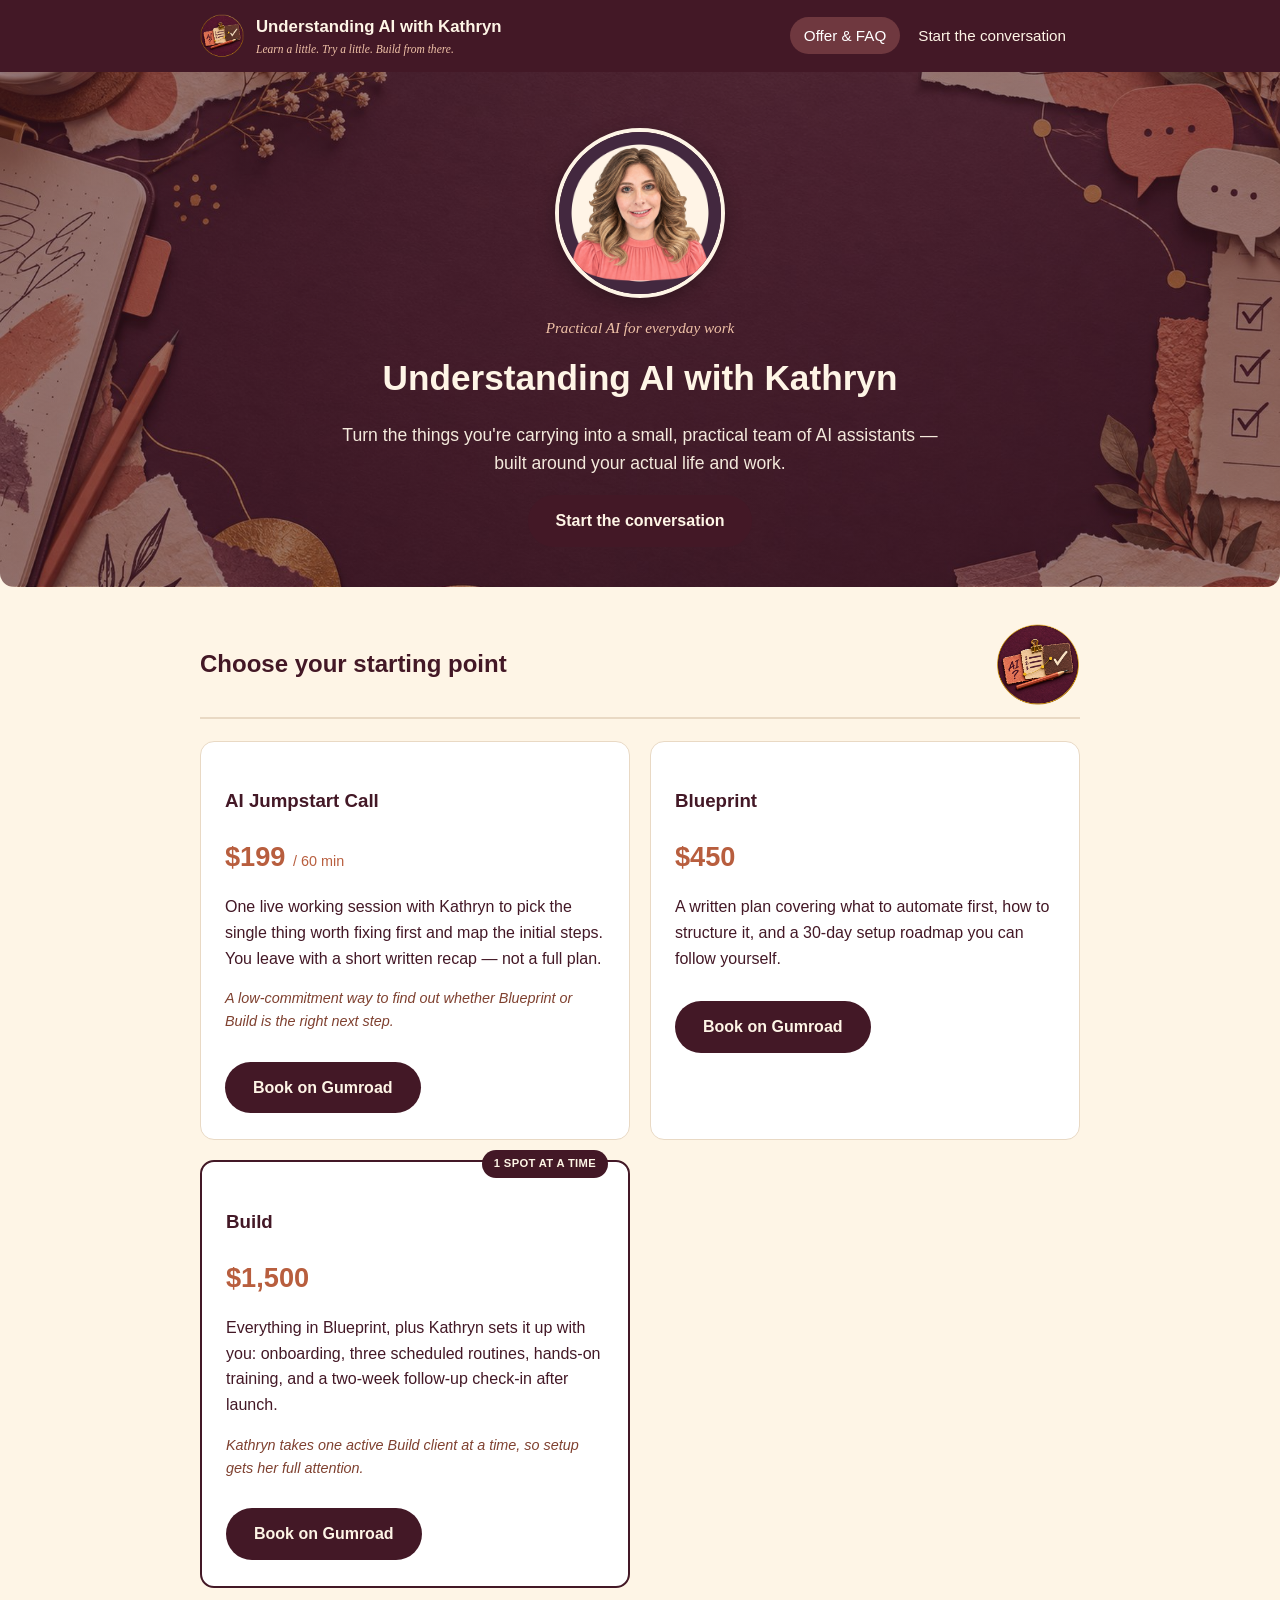
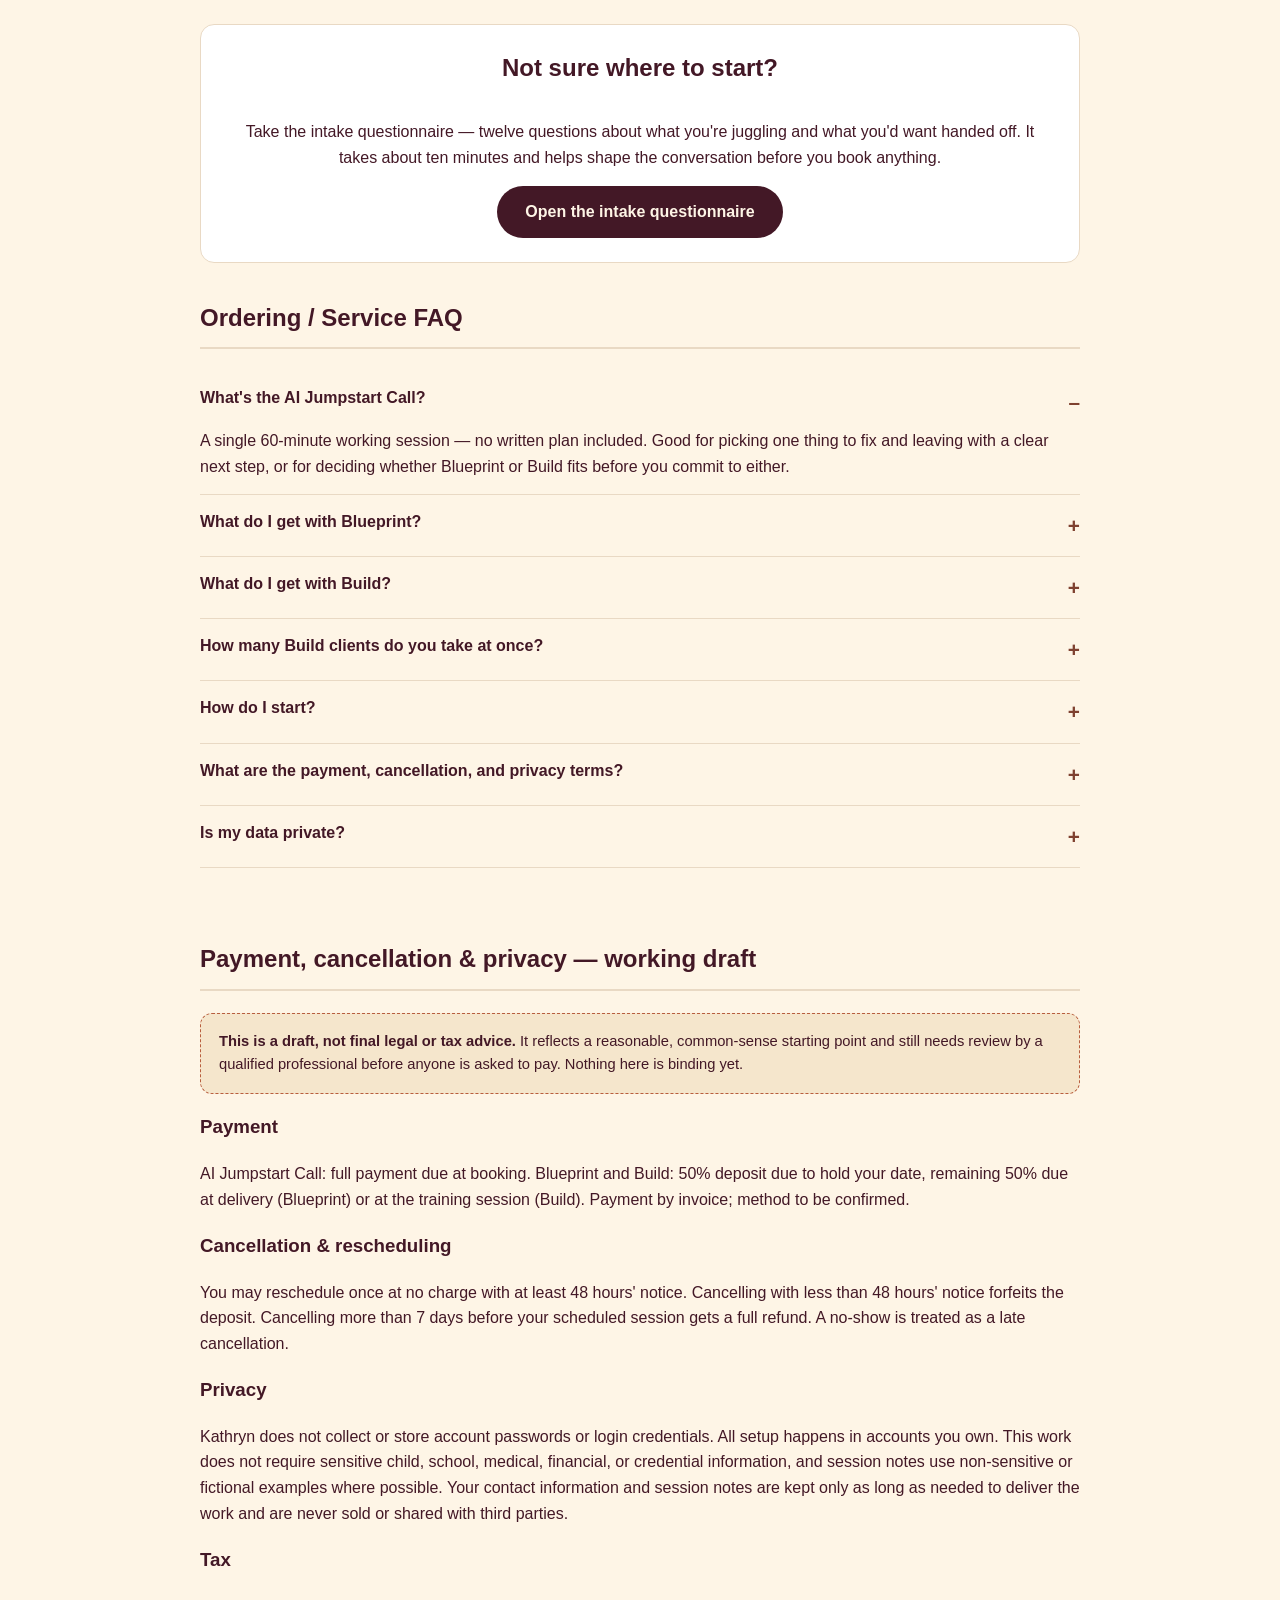
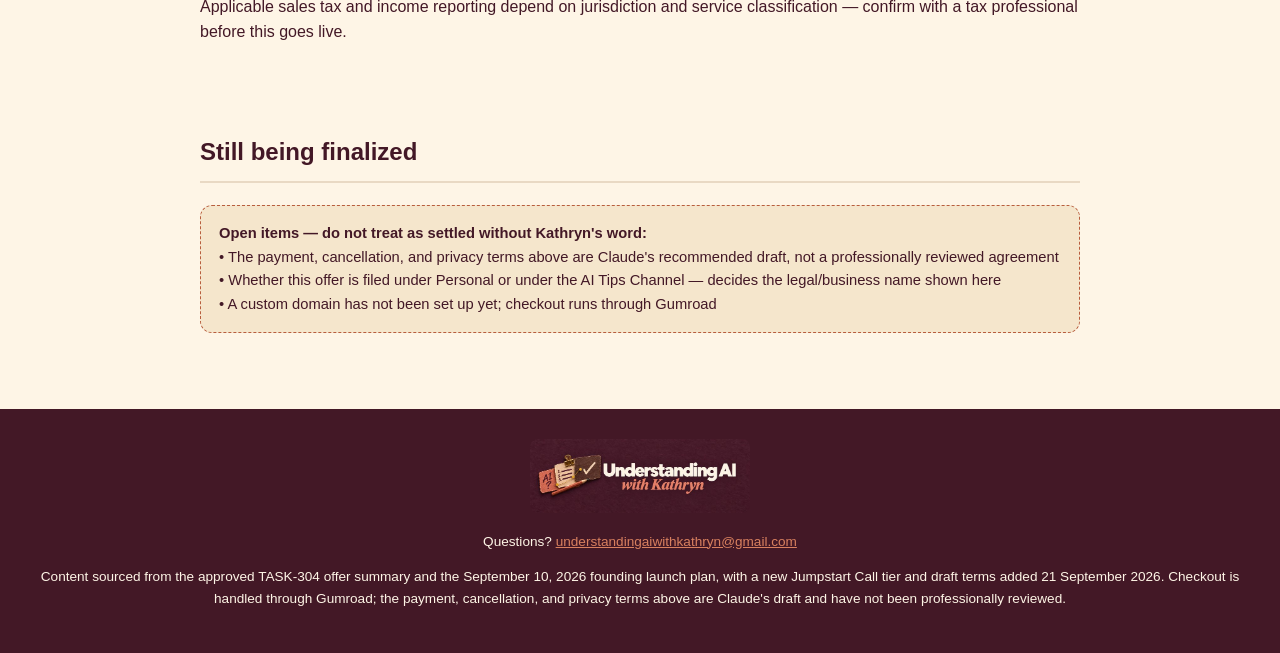
<file: index.html>
<!DOCTYPE html>
<html lang="en">
<head>
<meta charset="UTF-8">
<meta name="viewport" content="width=device-width, initial-scale=1.0">
<title>Understanding AI with Kathryn — AI Consulting</title>
<meta name="description" content="Practical AI consulting with Kathryn — book a Jumpstart Call, Blueprint, or Build.">
<meta name="robots" content="noindex, nofollow">
<meta property="og:title" content="Understanding AI with Kathryn">
<meta property="og:description" content="Practical AI consulting with Kathryn — book a Jumpstart Call, Blueprint, or Build.">
<meta property="og:image" content="assets/og-image.jpg">
<meta property="og:type" content="website">
<meta name="twitter:card" content="summary_large_image">
<link rel="icon" href="assets/uaiwk-icon.png">
<link rel="stylesheet" href="assets/brand.css">
</head>
<body>
<a class="skip-link" href="#main">Skip to main content</a>

<header class="site-header">
  <div class="bar">
    <a class="brand-lockup" href="index.html">
      <img src="assets/uaiwk-icon.png" alt="Understanding AI with Kathryn logo">
      <span>
        <span class="name">Understanding AI with Kathryn</span>
        <span class="subline">Learn a little. Try a little. Build from there.</span>
      </span>
    </a>
    <button class="nav-toggle" type="button" aria-controls="primary-nav">Menu</button>
    <nav class="primary-nav" id="primary-nav" aria-label="Primary">
      <ul>
        <li><a href="index.html" aria-current="page">Offer &amp; FAQ</a></li>
        <li><a href="intake.html">Start the conversation</a></li>
      </ul>
    </nav>
  </div>
</header>

<main id="main">

  <section class="hero">
    <div class="wrap">
      <img class="hero-portrait" src="assets/kathryn-portrait.png" alt="Illustrated portrait of Kathryn">
      <div class="eyebrow italic-accent">Practical AI for everyday work</div>
      <h1>Understanding AI with Kathryn</h1>
      <p class="lede">Turn the things you're carrying into a small, practical team of AI assistants — built around your actual life and work.</p>
      <a class="btn" href="intake.html">Start the conversation</a>
    </div>
  </section>

  <div class="wrap">

    <section aria-labelledby="tiers-heading">
      <div class="tiers-heading-row">
        <h2 id="tiers-heading">Choose your starting point</h2>
        <img class="ai-steps-badge" src="assets/ai-steps-badge.png" alt="" aria-hidden="true">
      </div>
      <div class="tiers">
        <div class="tier">
          <h3>AI Jumpstart Call</h3>
          <p class="price">$199 <span style="font-size:.9rem;font-weight:normal;">/ 60 min</span></p>
          <p>One live working session with Kathryn to pick the single thing worth fixing first and map the initial steps. You leave with a short written recap — not a full plan.</p>
          <p style="font-style:italic;color:var(--brown);font-size:.9rem;">A low-commitment way to find out whether Blueprint or Build is the right next step.</p>
          <a class="btn" href="https://5730209363753.gumroad.com/l/ai-jumpstart-call" style="display:inline-block;margin-top:14px;">Book on Gumroad</a>
        </div>
        <div class="tier">
          <h3>Blueprint</h3>
          <p class="price">$450</p>
          <p>A written plan covering what to automate first, how to structure it, and a 30-day setup roadmap you can follow yourself.</p>
          <a class="btn" href="https://5730209363753.gumroad.com/l/blueprint" style="display:inline-block;margin-top:14px;">Book on Gumroad</a>
        </div>
        <div class="tier build">
          <span class="spot-badge">1 spot at a time</span>
          <h3>Build</h3>
          <p class="price">$1,500</p>
          <p>Everything in Blueprint, plus Kathryn sets it up with you: onboarding, three scheduled routines, hands-on training, and a two-week follow-up check-in after launch.</p>
          <p style="font-style:italic;color:var(--brown);font-size:.9rem;">Kathryn takes one active Build client at a time, so setup gets her full attention.</p>
          <a class="btn" href="https://5730209363753.gumroad.com/l/build" style="display:inline-block;margin-top:14px;">Book on Gumroad</a>
        </div>
      </div>
    </section>

    <section aria-labelledby="intake-cta-heading" class="card" style="text-align:center;">
      <h2 id="intake-cta-heading" style="border:none;">Not sure where to start?</h2>
      <p>Take the intake questionnaire — twelve questions about what you're juggling and what you'd want handed off. It takes about ten minutes and helps shape the conversation before you book anything.</p>
      <a class="btn" href="intake.html">Open the intake questionnaire</a>
    </section>

    <section aria-labelledby="faq-heading">
      <h2 id="faq-heading">Ordering / Service FAQ</h2>

      <details class="faq-item" open>
        <summary>What's the AI Jumpstart Call?</summary>
        <p>A single 60-minute working session — no written plan included. Good for picking one thing to fix and leaving with a clear next step, or for deciding whether Blueprint or Build fits before you commit to either.</p>
      </details>
      <details class="faq-item">
        <summary>What do I get with Blueprint?</summary>
        <p>A written plan covering your client journey, onboarding boundaries, and a 30-day setup plan — yours to implement on your own timeline.</p>
      </details>
      <details class="faq-item">
        <summary>What do I get with Build?</summary>
        <p>Everything in Blueprint, plus Kathryn's direct setup work: three scheduled routines built and running, a training walkthrough, a welcome and setup record, and a two-week follow-up to catch anything that needs adjusting.</p>
      </details>
      <details class="faq-item">
        <summary>How many Build clients do you take at once?</summary>
        <p>One at a time, so each setup gets full attention before the next one starts.</p>
      </details>
      <details class="faq-item">
        <summary>How do I start?</summary>
        <p>Choose a tier above and book it through Gumroad, or email <a href="mailto:understandingaiwithkathryn@gmail.com">understandingaiwithkathryn@gmail.com</a> first if you'd rather talk it through. You can also fill out the <a href="intake.html">intake questionnaire</a> before or after booking — it emails your answers to Kathryn, but booking and payment only happen through Gumroad.</p>
      </details>
      <details class="faq-item">
        <summary>What are the payment, cancellation, and privacy terms?</summary>
        <p>Working draft below — not yet finalized by a professional reviewer. Please read it before you book; email Kathryn first if anything is unclear.</p>
      </details>
      <details class="faq-item">
        <summary>Is my data private?</summary>
        <p>Setup happens in accounts you own and control. Kathryn doesn't ask for or store your passwords or account credentials, and this work does not require sensitive child, school, medical, financial, or credential information. Full written privacy terms will be confirmed before setup begins — see the draft below.</p>
      </details>
    </section>

    <section aria-labelledby="terms-heading">
      <h2 id="terms-heading">Payment, cancellation &amp; privacy — working draft</h2>
      <div class="notice" style="margin-bottom:18px;">
        <strong>This is a draft, not final legal or tax advice.</strong> It reflects a reasonable, common-sense starting point and still needs review by a qualified professional before anyone is asked to pay. Nothing here is binding yet.
      </div>

      <h3>Payment</h3>
      <p>AI Jumpstart Call: full payment due at booking. Blueprint and Build: 50% deposit due to hold your date, remaining 50% due at delivery (Blueprint) or at the training session (Build). Payment by invoice; method to be confirmed.</p>

      <h3>Cancellation &amp; rescheduling</h3>
      <p>You may reschedule once at no charge with at least 48 hours' notice. Cancelling with less than 48 hours' notice forfeits the deposit. Cancelling more than 7 days before your scheduled session gets a full refund. A no-show is treated as a late cancellation.</p>

      <h3>Privacy</h3>
      <p>Kathryn does not collect or store account passwords or login credentials. All setup happens in accounts you own. This work does not require sensitive child, school, medical, financial, or credential information, and session notes use non-sensitive or fictional examples where possible. Your contact information and session notes are kept only as long as needed to deliver the work and are never sold or shared with third parties.</p>

      <h3>Tax</h3>
      <p>Applicable sales tax and income reporting depend on jurisdiction and service classification — confirm with a tax professional before this goes live.</p>
    </section>

    <section aria-labelledby="open-heading">
      <h2 id="open-heading">Still being finalized</h2>
      <div class="notice">
        <strong>Open items — do not treat as settled without Kathryn's word:</strong><br>
        &bull; The payment, cancellation, and privacy terms above are Claude's recommended draft, not a professionally reviewed agreement<br>
        &bull; Whether this offer is filed under Personal or under the AI Tips Channel — decides the legal/business name shown here<br>
        &bull; A custom domain has not been set up yet; checkout runs through Gumroad
      </div>
    </section>

  </div>
</main>

<footer class="site-footer">
  <img class="footer-logo" src="assets/footer-logo.jpg" alt="Understanding AI with Kathryn">
  <p>Questions? <a href="mailto:understandingaiwithkathryn@gmail.com">understandingaiwithkathryn@gmail.com</a></p>
  <p>Content sourced from the approved TASK-304 offer summary and the September 10, 2026 founding launch plan, with a new Jumpstart Call tier and draft terms added 21 September 2026. Checkout is handled through Gumroad; the payment, cancellation, and privacy terms above are Claude's draft and have not been professionally reviewed.</p>
</footer>

<script src="assets/site.js"></script>
</body>
</html>
</file>
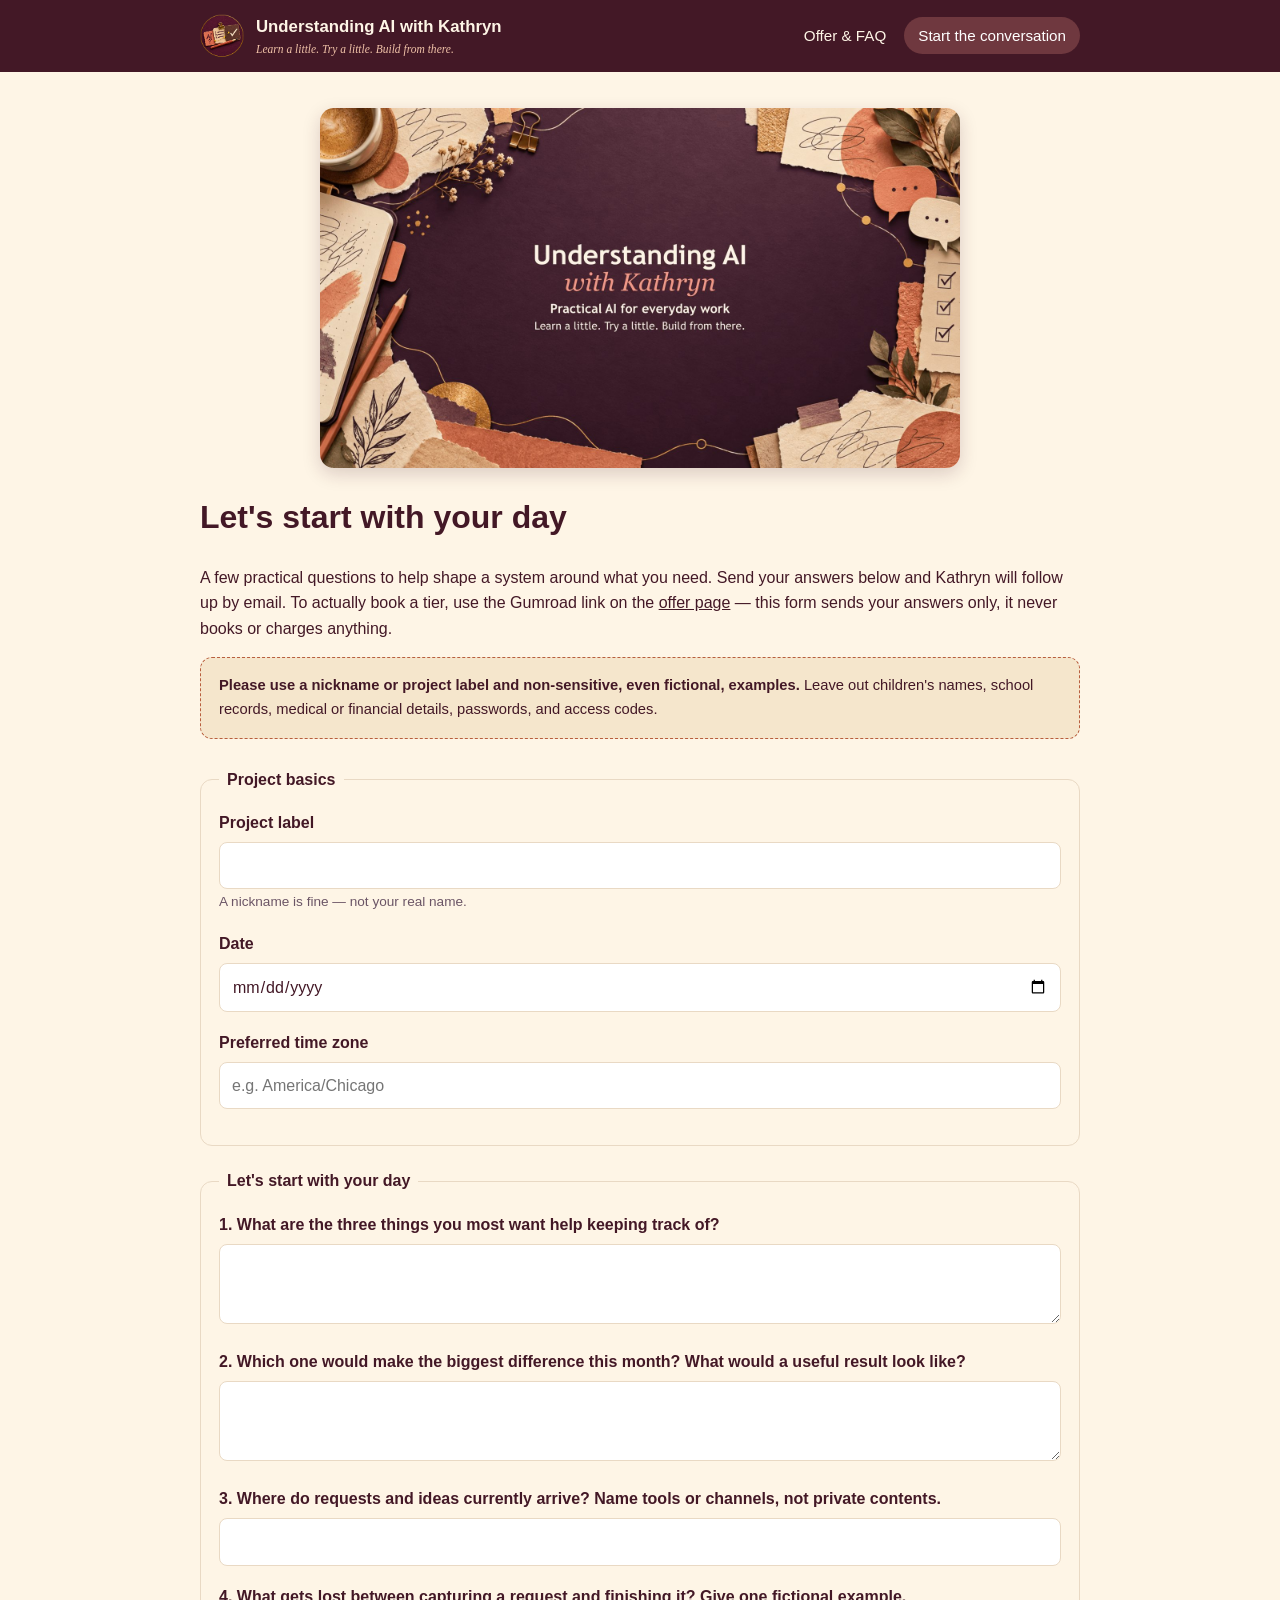
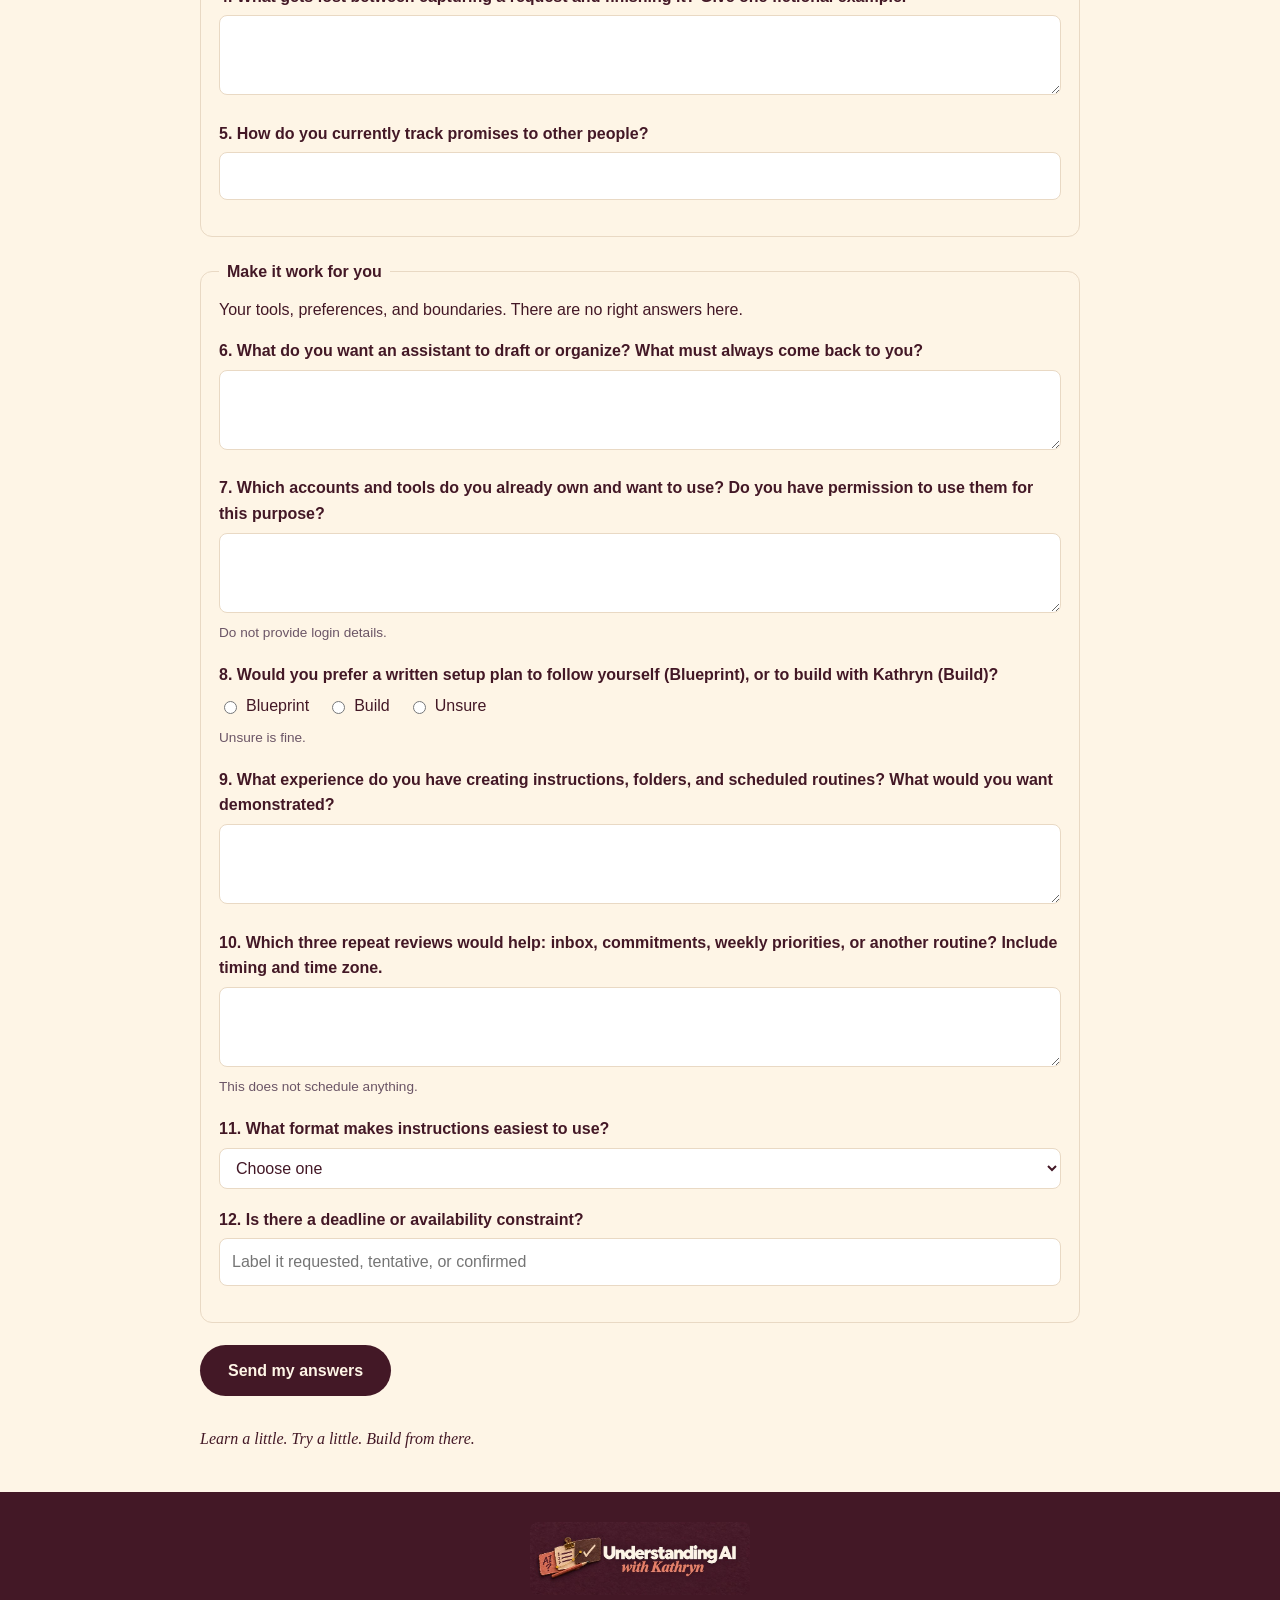
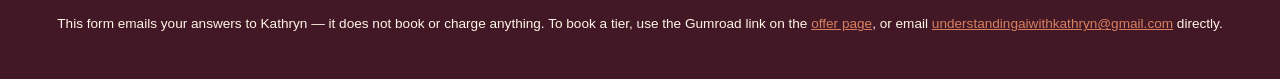
<file: intake.html>
<!DOCTYPE html>
<html lang="en">
<head>
<meta charset="UTF-8">
<meta name="viewport" content="width=device-width, initial-scale=1.0">
<title>Start the conversation — Understanding AI with Kathryn</title>
<meta name="description" content="Start the conversation with Kathryn about your AI setup.">
<meta name="robots" content="noindex, nofollow">
<meta property="og:title" content="Understanding AI with Kathryn">
<meta property="og:description" content="Start the conversation with Kathryn about your AI setup.">
<meta property="og:image" content="assets/og-image.jpg">
<meta property="og:type" content="website">
<meta name="twitter:card" content="summary_large_image">
<link rel="icon" href="assets/uaiwk-icon.png">
<link rel="stylesheet" href="assets/brand.css">
</head>
<body>
<a class="skip-link" href="#main">Skip to main content</a>

<header class="site-header">
  <div class="bar">
    <a class="brand-lockup" href="index.html">
      <img src="assets/uaiwk-icon.png" alt="Understanding AI with Kathryn logo">
      <span>
        <span class="name">Understanding AI with Kathryn</span>
        <span class="subline">Learn a little. Try a little. Build from there.</span>
      </span>
    </a>
    <button class="nav-toggle" type="button" aria-controls="primary-nav">Menu</button>
    <nav class="primary-nav" id="primary-nav" aria-label="Primary">
      <ul>
        <li><a href="index.html">Offer &amp; FAQ</a></li>
        <li><a href="intake.html" aria-current="page">Start the conversation</a></li>
      </ul>
    </nav>
  </div>
</header>

<main id="main">
  <div class="wrap" style="padding-top:36px;">

    <img class="section-banner" src="assets/intake-banner.jpg" alt="Understanding AI with Kathryn — Practical AI for everyday work">
    <h1>Let's start with your day</h1>
    <p>A few practical questions to help shape a system around what you need. Send your answers below and Kathryn will follow up by email. To actually book a tier, use the Gumroad link on the <a href="index.html">offer page</a> — this form sends your answers only, it never books or charges anything.</p>

    <div class="notice">
      <strong>Please use a nickname or project label and non-sensitive, even fictional, examples.</strong> Leave out children's names, school records, medical or financial details, passwords, and access codes.
    </div>

    <form data-real-form action="https://formsubmit.co/ajax/understandingaiwithkathryn@gmail.com" method="POST" style="margin-top:28px;">
      <input type="hidden" name="_subject" value="New intake questionnaire — Understanding AI with Kathryn">
      <input type="hidden" name="_template" value="table">
      <input type="hidden" name="_captcha" value="false">

      <fieldset>
        <legend>Project basics</legend>
        <div class="field">
          <label for="project-label">Project label</label>
          <input type="text" id="project-label" name="project-label" autocomplete="off">
          <span class="hint">A nickname is fine — not your real name.</span>
        </div>
        <div class="field">
          <label for="pref-date">Date</label>
          <input type="date" id="pref-date" name="pref-date">
        </div>
        <div class="field">
          <label for="timezone">Preferred time zone</label>
          <input type="text" id="timezone" name="timezone" placeholder="e.g. America/Chicago">
        </div>
      </fieldset>

      <fieldset>
        <legend>Let's start with your day</legend>

        <div class="field">
          <label for="q1">1. What are the three things you most want help keeping track of?</label>
          <textarea id="q1" name="q1"></textarea>
        </div>

        <div class="field">
          <label for="q2">2. Which one would make the biggest difference this month? What would a useful result look like?</label>
          <textarea id="q2" name="q2"></textarea>
        </div>

        <div class="field">
          <label for="q3">3. Where do requests and ideas currently arrive? Name tools or channels, not private contents.</label>
          <input type="text" id="q3" name="q3">
        </div>

        <div class="field">
          <label for="q4">4. What gets lost between capturing a request and finishing it? Give one fictional example.</label>
          <textarea id="q4" name="q4"></textarea>
        </div>

        <div class="field">
          <label for="q5">5. How do you currently track promises to other people?</label>
          <input type="text" id="q5" name="q5">
        </div>
      </fieldset>

      <fieldset>
        <legend>Make it work for you</legend>
        <p class="hint" style="margin:-6px 0 16px;">Your tools, preferences, and boundaries. There are no right answers here.</p>

        <div class="field">
          <label for="q6">6. What do you want an assistant to draft or organize? What must always come back to you?</label>
          <textarea id="q6" name="q6"></textarea>
        </div>

        <div class="field">
          <label for="q7">7. Which accounts and tools do you already own and want to use? Do you have permission to use them for this purpose?</label>
          <textarea id="q7" name="q7"></textarea>
          <span class="hint">Do not provide login details.</span>
        </div>

        <div class="field">
          <label id="q8-label">8. Would you prefer a written setup plan to follow yourself (Blueprint), or to build with Kathryn (Build)?</label>
          <div class="radio-row" role="radiogroup" aria-labelledby="q8-label">
            <label><input type="radio" name="q8" value="blueprint"> Blueprint</label>
            <label><input type="radio" name="q8" value="build"> Build</label>
            <label><input type="radio" name="q8" value="unsure"> Unsure</label>
          </div>
          <span class="hint">Unsure is fine.</span>
        </div>

        <div class="field">
          <label for="q9">9. What experience do you have creating instructions, folders, and scheduled routines? What would you want demonstrated?</label>
          <textarea id="q9" name="q9"></textarea>
        </div>

        <div class="field">
          <label for="q10">10. Which three repeat reviews would help: inbox, commitments, weekly priorities, or another routine? Include timing and time zone.</label>
          <textarea id="q10" name="q10"></textarea>
          <span class="hint">This does not schedule anything.</span>
        </div>

        <div class="field">
          <label for="q11">11. What format makes instructions easiest to use?</label>
          <select id="q11" name="q11">
            <option value="">Choose one</option>
            <option value="checklist">Short checklist</option>
            <option value="worked-example">Worked example</option>
            <option value="walkthrough">Written walkthrough</option>
            <option value="combination">A combination</option>
          </select>
        </div>

        <div class="field">
          <label for="q12">12. Is there a deadline or availability constraint?</label>
          <input type="text" id="q12" name="q12" placeholder="Label it requested, tentative, or confirmed">
        </div>
      </fieldset>

      <button type="submit" class="btn">Send my answers</button>
      <div class="form-status" aria-live="polite"></div>
    </form>

    <p class="italic-accent" style="margin-top:30px;">Learn a little. Try a little. Build from there.</p>
  </div>
</main>

<footer class="site-footer">
  <img class="footer-logo" src="assets/footer-logo.jpg" alt="Understanding AI with Kathryn">
  <p>This form emails your answers to Kathryn — it does not book or charge anything. To book a tier, use the Gumroad link on the <a href="index.html">offer page</a>, or email <a href="mailto:understandingaiwithkathryn@gmail.com">understandingaiwithkathryn@gmail.com</a> directly.</p>
</footer>

<script src="assets/site.js"></script>
</body>
</html>
</file>
<file: assets/brand.css>
/* Understanding AI with Kathryn — brand tokens
   Source: the actual UAIWK ENTITY/Logo + Social Media assets in Drive (sampled 21 Sept 2026),
   not the earlier TASK-420 channel-art placeholder. Trebuchet MS + Georgia Italic accents.
   Contrast checked: cream-on-plum ~14:1, coral-on-plum & plum-on-coral ~5.1:1 (AA),
   brown-on-cream ~7.2:1 (AAA). Coral is never used as small text on cream — brown or plum carry
   text there instead; coral is reserved for large/bold numerals and plum-backed badges. */

:root{
  --plum:#431826;
  --plum-soft:#5c2436;
  --cream:#FEF5E6;
  --cream-deep:#F5E6CC;
  --coral:#D8805F;
  --coral-deep:#B85E3E;
  --coral-hover:#8F4128; /* darker than coral-deep — used only where cream text sits on top of it */
  --brown:#7F4130;
  --gold:#C9962C;
  --ink:var(--plum);
  --border:#e9d9c4;
  --focus:#1d5fae; /* distinct, non-brand focus color so focus rings never disappear on coral/plum */
  --radius:14px;
  --max:920px;
}

*{box-sizing:border-box;}
html{scroll-behavior:smooth;}
body{
  margin:0;
  background:var(--cream);
  color:var(--ink);
  font-family:"Trebuchet MS","Segoe UI",Verdana,sans-serif;
  line-height:1.6;
  -webkit-font-smoothing:antialiased;
}

.italic-accent{
  font-family:Georgia,"Times New Roman",serif;
  font-style:italic;
}

a{color:var(--plum);}
a:not(.btn):hover{color:var(--brown);}

/* Visible on every interactive element — coral and plum both fail as focus rings in places, so focus always uses --focus */
:focus-visible{
  outline:3px solid var(--focus);
  outline-offset:2px;
  border-radius:4px;
}

.skip-link{
  position:absolute;
  left:-999px;
  top:auto;
  background:var(--plum);
  color:var(--cream);
  padding:12px 20px;
  border-radius:0 0 8px 0;
  z-index:1000;
}
.skip-link:focus{
  left:0;
  top:0;
}

.wrap{
  max-width:var(--max);
  margin:0 auto;
  padding:0 20px;
}

/* Site header / nav */
header.site-header{
  background:var(--plum);
  color:var(--cream);
}
header.site-header .bar{
  display:flex;
  align-items:center;
  justify-content:space-between;
  padding:14px 20px;
  max-width:var(--max);
  margin:0 auto;
}
.brand-lockup{
  display:flex;
  align-items:center;
  gap:12px;
  color:var(--cream);
  text-decoration:none;
}
.brand-lockup img{
  width:44px;
  height:44px;
  object-fit:contain;
}
.brand-lockup .name{
  font-weight:bold;
  font-size:1.05rem;
  line-height:1.15;
}
.brand-lockup .subline{
  display:block;
  font-family:Georgia,serif;
  font-style:italic;
  font-size:.72rem;
  color:#f0c2a8; /* lighter tint of coral — coral itself is a touch low-contrast at this size on plum */
  font-weight:normal;
}

nav.primary-nav ul{
  list-style:none;
  display:flex;
  gap:4px;
  margin:0;
  padding:0;
}
nav.primary-nav a{
  color:var(--cream);
  text-decoration:none;
  padding:10px 14px;
  border-radius:999px;
  font-size:.95rem;
}
nav.primary-nav a:hover,
nav.primary-nav a[aria-current="page"]{
  background:rgba(244,152,134,.25);
  color:#fff;
}

.nav-toggle{
  display:none;
  background:none;
  border:2px solid var(--coral);
  color:var(--cream);
  border-radius:8px;
  padding:8px 12px;
  font-size:1rem;
}

@media (max-width:720px){
  .nav-toggle{display:inline-block;}
  nav.primary-nav{
    display:none;
    width:100%;
  }
  nav.primary-nav.open{display:block;}
  nav.primary-nav ul{
    flex-direction:column;
    padding:10px 0 16px;
  }
  header.site-header .bar{flex-wrap:wrap;}
}

/* Hero */
.hero{
  padding:56px 20px 40px;
  text-align:center;
  background-image:linear-gradient(rgba(67,24,38,.55),rgba(67,24,38,.55)),url("hero-bg.jpg");
  background-size:cover;
  background-position:center;
  border-radius:0 0 var(--radius) var(--radius);
}
.hero .eyebrow{
  font-family:Georgia,serif;
  font-style:italic;
  color:#f0c2a8;
  margin-bottom:10px;
  font-size:.95rem;
}
.hero h1{
  font-size:2.2rem;
  margin:0 0 14px;
  color:var(--cream);
}
.hero p.lede{
  max-width:600px;
  margin:0 auto 18px;
  font-size:1.1rem;
  color:var(--cream);
  opacity:.95;
}
.hero-portrait{
  width:170px;
  height:170px;
  object-fit:cover;
  border-radius:50%;
  border:4px solid var(--cream);
  box-shadow:0 6px 18px rgba(0,0,0,.25);
  margin:0 auto 18px;
  display:block;
}
.trust-badge{
  display:inline-block;
  background:var(--coral);
  color:var(--plum);
  font-weight:bold;
  font-size:.85rem;
  padding:8px 18px;
  border-radius:999px;
}

main{display:block;}
section{padding:36px 0;}
h2{
  font-size:1.5rem;
  border-bottom:2px solid var(--border);
  padding-bottom:10px;
  margin:0 0 22px;
  color:var(--plum);
}
h3{color:var(--plum);}

.card{
  background:#fff;
  border:1px solid var(--border);
  border-radius:var(--radius);
  padding:24px;
}

.tiers{
  display:grid;
  grid-template-columns:1fr 1fr;
  gap:20px;
}
@media (max-width:640px){ .tiers{grid-template-columns:1fr;} }

.tier{
  position:relative;
  background:#fff;
  border:1px solid var(--border);
  border-radius:var(--radius);
  padding:26px 24px;
}
.tier.build{
  border:2px solid var(--plum);
}
.tier .spot-badge{
  position:absolute;
  top:-12px;
  right:20px;
  background:var(--plum);
  color:var(--cream);
  font-size:.7rem;
  font-weight:bold;
  text-transform:uppercase;
  letter-spacing:.03em;
  padding:5px 12px;
  border-radius:999px;
}
.tier .price{
  font-size:1.7rem;
  font-weight:bold;
  color:var(--coral-deep); /* large/bold text — 4.1–4.5:1 on white/cream clears the large-text AA floor */
  margin:2px 0 14px;
}

details.faq-item{
  border-bottom:1px solid var(--border);
  padding:14px 0;
}
details.faq-item summary{
  font-weight:bold;
  cursor:pointer;
  display:flex;
  justify-content:space-between;
  list-style:none;
}
details.faq-item summary::-webkit-details-marker{display:none;}
details.faq-item summary::after{
  content:"+";
  color:var(--brown);
  font-size:1.3rem;
  margin-left:12px;
}
details.faq-item[open] summary::after{content:"–";}
details.faq-item p{margin:10px 0 0;}

.notice{
  border:1px dashed var(--coral-deep);
  background:var(--cream-deep);
  border-radius:12px;
  padding:16px 18px;
  font-size:.92rem;
}
.notice strong{color:var(--plum);}

.notice.internal{
  border:2px solid var(--plum);
  background:var(--plum);
  color:var(--cream);
  padding:14px 18px;
  border-radius:10px;
  font-weight:bold;
  text-align:center;
}
.notice.internal a{color:var(--coral);}

/* Forms */
fieldset{
  border:1px solid var(--border);
  border-radius:12px;
  padding:18px;
  margin:0 0 22px;
}
legend{
  font-weight:bold;
  color:var(--plum);
  padding:0 8px;
}
.field{margin-bottom:18px;}
.field label{
  display:block;
  font-weight:bold;
  margin-bottom:6px;
}
.field .hint{
  display:block;
  font-weight:normal;
  font-size:.85rem;
  color:#6b5566;
  margin-top:2px;
}
input[type="text"],
input[type="date"],
input[type="time"],
select,
textarea{
  width:100%;
  font:inherit;
  padding:10px 12px;
  border:1px solid var(--border);
  border-radius:8px;
  background:#fff;
  color:var(--ink);
}
textarea{min-height:80px;resize:vertical;}
fieldset .radio-row{display:flex;gap:18px;flex-wrap:wrap;}
fieldset .radio-row label{
  font-weight:normal;
  display:flex;
  align-items:center;
  gap:6px;
}

.btn{
  display:inline-block;
  background:var(--plum);
  color:var(--cream);
  border:none;
  border-radius:999px;
  padding:13px 28px;
  font:inherit;
  font-weight:bold;
  cursor:pointer;
  text-decoration:none;
}
.btn:hover{background:var(--coral-hover);color:var(--cream);}
.btn.ghost{
  background:transparent;
  border:2px solid var(--plum);
  color:var(--plum);
}
.btn[disabled]{opacity:.5;cursor:not-allowed;}

.form-status{
  margin-top:16px;
  padding:14px 16px;
  border-radius:10px;
  background:var(--cream-deep);
  border:1px solid var(--coral-deep);
  display:none;
}
.form-status.show{display:block;}
.form-status[role="alert"]{font-weight:bold;}

.demo-flag{
  display:inline-block;
  background:var(--coral);
  color:var(--plum);
  font-size:.72rem;
  font-weight:bold;
  text-transform:uppercase;
  letter-spacing:.04em;
  padding:4px 10px;
  border-radius:999px;
  margin-bottom:10px;
}

footer.site-footer{
  background:var(--plum);
  color:var(--cream);
  padding:30px 20px;
  margin-top:40px;
  font-size:.85rem;
  text-align:center;
}
footer.site-footer a{color:var(--coral);}
footer.site-footer .footer-logo{
  display:block;
  width:220px;
  max-width:70%;
  margin:0 auto 18px;
  border-radius:8px;
}

/* Decorative section art */
.tiers-heading-row{
  display:flex;
  align-items:center;
  justify-content:space-between;
  gap:18px;
  flex-wrap:wrap;
  border-bottom:2px solid var(--border);
  padding-bottom:10px;
  margin:0 0 22px;
}
.tiers-heading-row h2{
  border:none;
  padding:0;
  margin:0;
}
.ai-steps-badge{
  width:84px;
  height:84px;
  object-fit:contain;
  border-radius:50%;
  flex-shrink:0;
}

.section-banner{
  width:100%;
  max-width:640px;
  display:block;
  margin:0 auto 24px;
  border-radius:var(--radius);
  box-shadow:0 6px 18px rgba(67,24,38,.18);
}

/* Internal workspace variant */
body.internal{
  background:#fbf2e4;
}
header.site-header.internal-header{
  background:var(--plum);
  border-bottom:5px solid var(--coral);
}
.internal-index-list{
  list-style:none;
  padding:0;
  display:grid;
  gap:14px;
}
.internal-index-list a{
  display:block;
  background:#fff;
  border:1px solid var(--border);
  border-radius:12px;
  padding:16px 18px;
  text-decoration:none;
  color:var(--plum);
  font-weight:bold;
}
.internal-index-list a:hover{border-color:var(--plum);}
.internal-index-list span{
  display:block;
  font-weight:normal;
  font-size:.85rem;
  color:#6b5566;
  margin-top:4px;
}

.table-wrap{
  overflow-x:auto;
  -webkit-overflow-scrolling:touch;
  margin:0 0 20px;
  border:1px solid transparent; /* gives focus-visible something to outline against */
}
.table-wrap table.record-table{margin-bottom:0;}

table.record-table{
  width:100%;
  border-collapse:collapse;
  margin:0 0 20px;
  font-size:.92rem;
}
table.record-table th,
table.record-table td{
  border:1px solid var(--border);
  padding:8px 10px;
  text-align:left;
  vertical-align:top;
}
table.record-table th{background:var(--cream-deep);}

ol.timeline li, ul.plain li{margin-bottom:8px;}

.breadcrumb{
  font-size:.85rem;
  margin-bottom:18px;
}
.breadcrumb a{color:var(--plum);}
</file>
